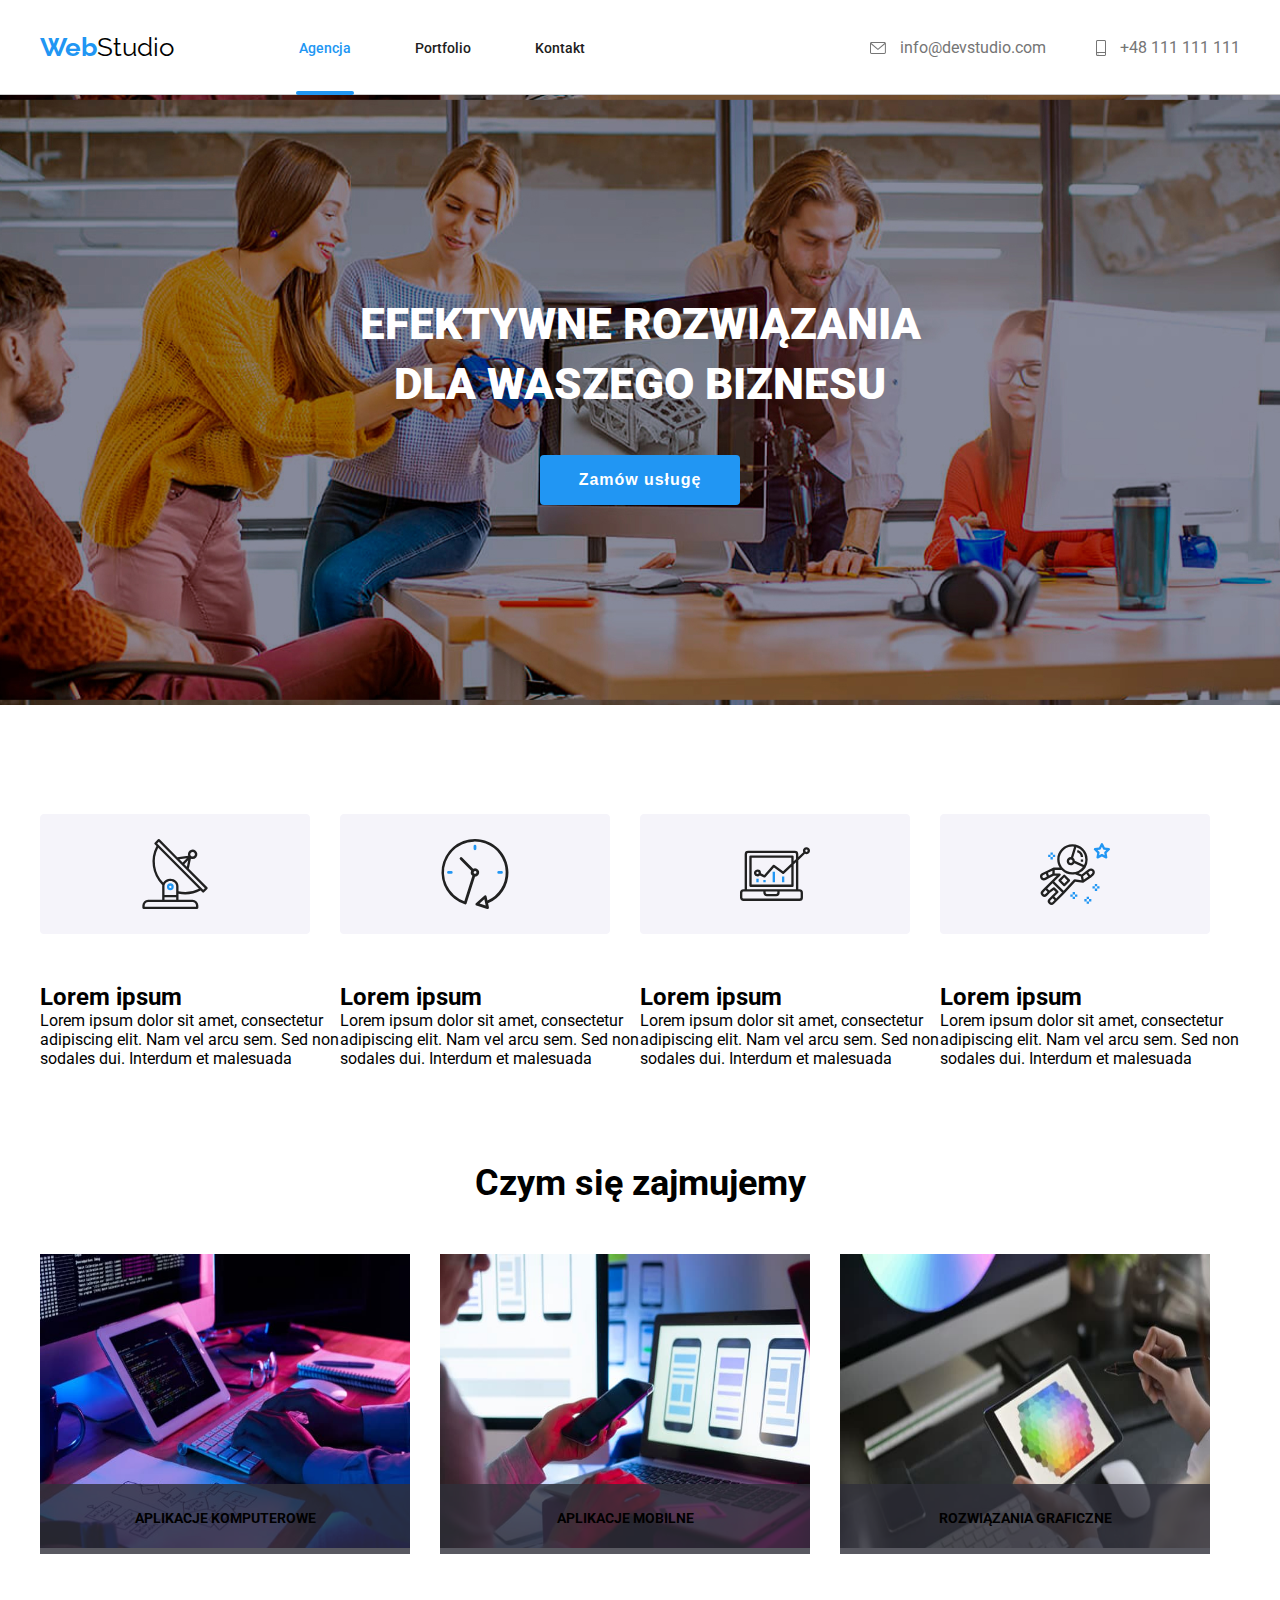
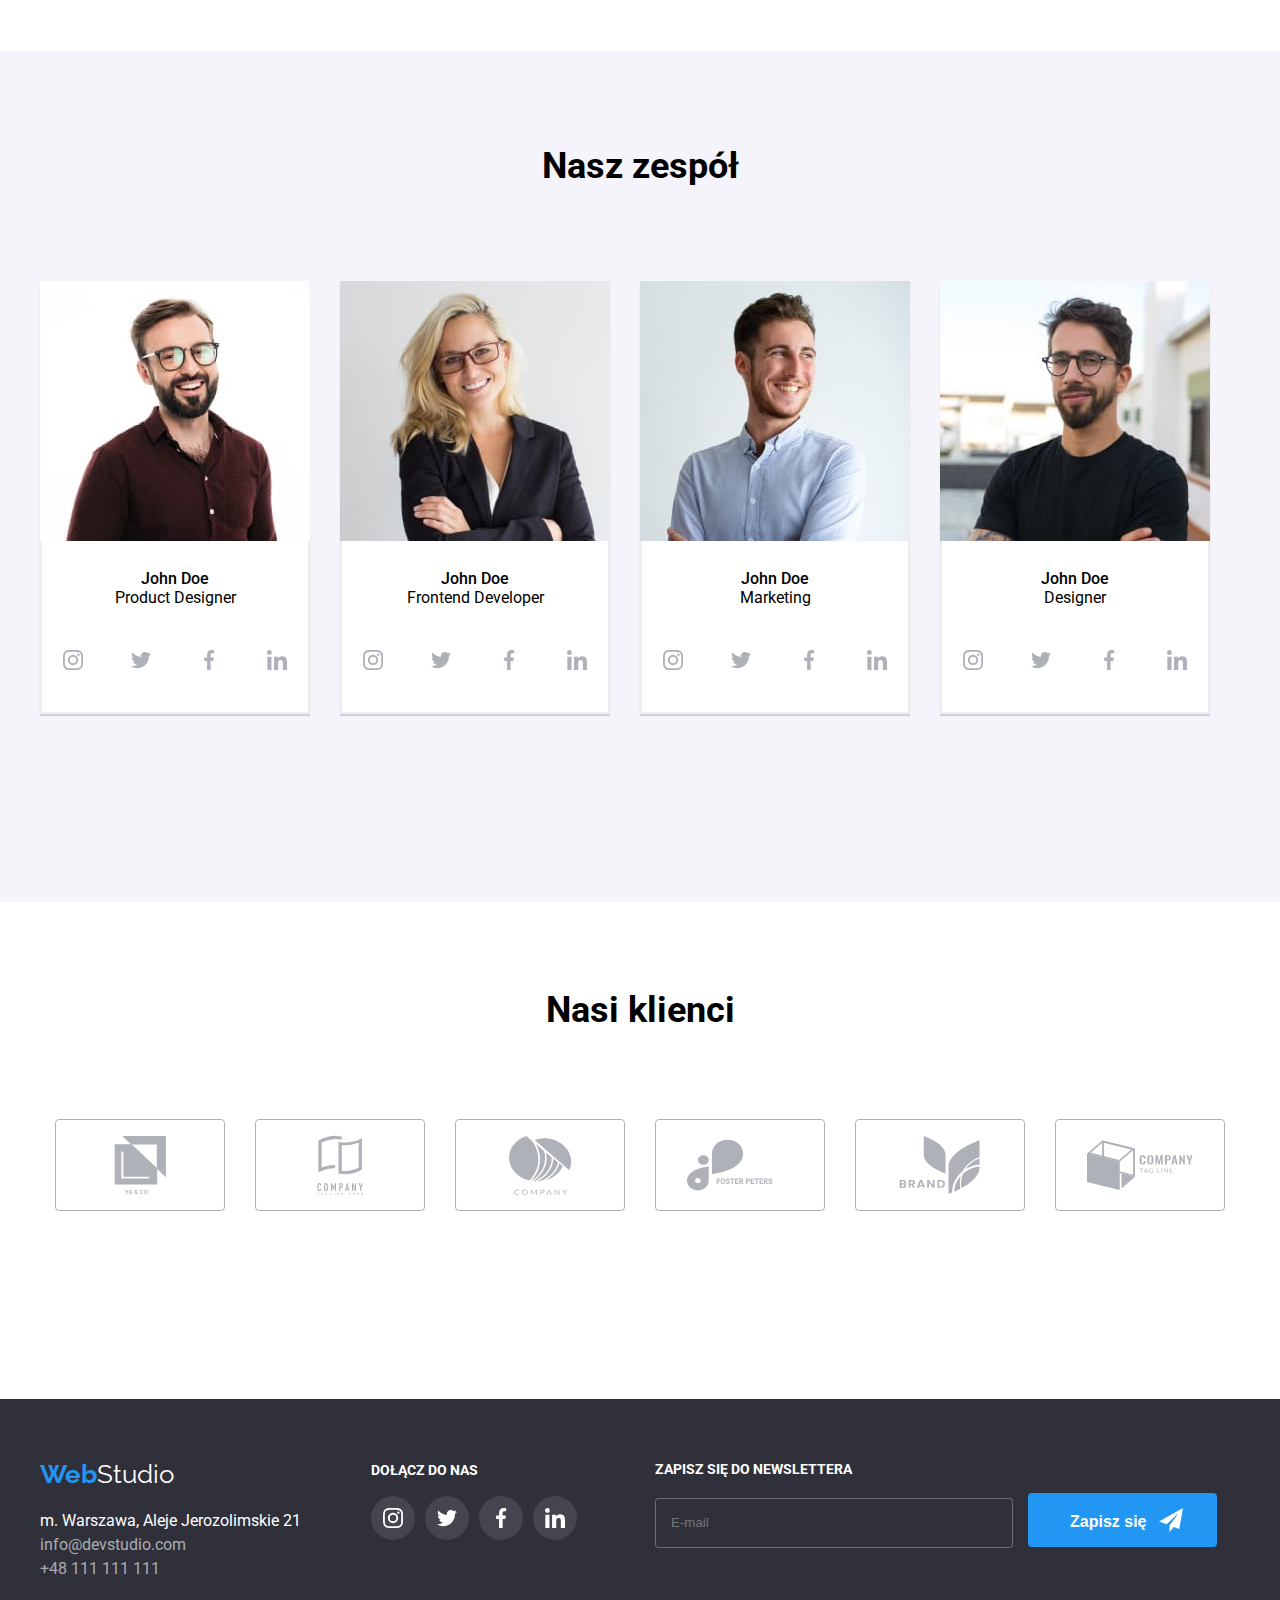
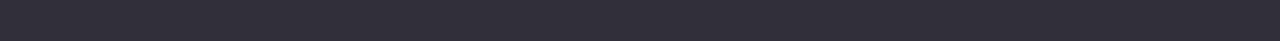
<file: index.html>
<!DOCTYPE html>
<html lang="pl">
  <head>
    <meta charset="UTF-8" />
    <meta http-equiv="X-UA-Compatible" content="IE=edge" />
    <meta name="viewport" content="width=device-width, initial-scale=1.0" />
    <link
      rel="stylesheet"
      href="https://github.com/sindresorhus/modern-normalize/blob/0c3cb3a7dcf0fb4242a8736127a1d717b704c360/modern-normalize.css"
    />
    <link rel="preconnect" href="https://fonts.googleapis.com" />
    <link rel="preconnect" href="https://fonts.gstatic.com" crossorigin />
    <link
      href="https://fonts.googleapis.com/css2?family=Raleway:wght@700&family=Roboto:ital,wght@0,400;0,500;0,700;1,900&display=swap"
      rel="stylesheet"
    />
    <link rel="stylesheet" href="css/main.min.css" />
    <title>Studio</title>
  </head>

  <body>
    <header class="header">
      <div class="container header__class">
        <div class="header__nav-flex">
          <div class="header__logo">
            <a class="all-links" href="index.html"
              ><span class="logo__web">Web</span><span class="logo__studio">Studio</span></a
            >
          </div>

          <nav>
            <ul class="header__nav-ul">
              <li>
                <a class="header__links all-links header__active-link" href="index.html">Agencja</a>
              </li>
              <li>
                <a class="header__links all-links" href="portfolio.html">Portfolio</a>
              </li>
              <li>
                <a class="header__links all-links" href="/">Kontakt</a>
              </li>
            </ul>
          </nav>
        </div>

        <div class="header__nav-flex header__nav-flex--gap">
          <div class="mail-hover header__nav-ul all-links">
            <a class="header__mail-phone" href="mailto:info@devstudio.com"
              ><svg class="header__contact-icon" width="16" height="12">
                <use href="./images/icons.svg#icon-envelope"></use>
              </svg>
              info@devstudio.com</a
            >
          </div>
          <div class="mail-hover header__nav-ul">
            <a class="header__mail-phone all-links" href="tel:+48111111111"
              ><svg class="header__contact-icon" width="10" height="16">
                <use href="./images/icons.svg#icon-smartphone"></use>
              </svg>
              +48 111 111 111</a
            >
          </div>
        </div>
      </div>
    </header>

    <main>
      <div class="headlamp">
        <h1 class="headlamp__description-h1">Efektywne rozwiązania<br />dla waszego biznesu</h1>
        <button type="button" class="headlamp__button" data-modal-open>Zamów usługę</button>
      </div>
      <section></section>

      <div class="container">
        <section class="lorem">
          <ul class="lorem__ul section">
            <li>
              <svg class="lorem__lorem"><use href="./images/icons.svg#icon-Group-1"></use></svg>
              <h2 class="lorem__description">Lorem ipsum</h2>
              <p class="lorem__description--small">
                Lorem ipsum dolor sit amet, consectetur adipiscing elit. Nam vel arcu sem. Sed non
                sodales dui. Interdum et malesuada
              </p>
            </li>
            <li>
              <svg class="lorem__lorem"><use href="./images/icons.svg#icon-Group-2"></use></svg>
              <h2 class="lorem__description">Lorem ipsum</h2>
              <p class="lorem__description--small">
                Lorem ipsum dolor sit amet, consectetur adipiscing elit. Nam vel arcu sem. Sed non
                sodales dui. Interdum et malesuada
              </p>
            </li>
            <li>
              <svg class="lorem__lorem"><use href="./images/icons.svg#icon-Group-3"></use></svg>
              <h2 class="lorem__description">Lorem ipsum</h2>
              <p class="lorem__description--small">
                Lorem ipsum dolor sit amet, consectetur adipiscing elit. Nam vel arcu sem. Sed non
                sodales dui. Interdum et malesuada
              </p>
            </li>
            <li>
              <svg class="lorem__lorem"><use href="./images/icons.svg#icon-Group-4"></use></svg>
              <h2 class="lorem__description">Lorem ipsum</h2>
              <p class="lorem__description--small">
                Lorem ipsum dolor sit amet, consectetur adipiscing elit. Nam vel arcu sem. Sed non
                sodales dui. Interdum et malesuada
              </p>
            </li>
          </ul>
        </section>

        <section class="skills">
          <h2 class="main-page__description-main">Czym się zajmujemy</h2>
          <ul class="skills__ull">
            <li class="skills__photo">
              <img
                src="images/main-page/tablet.jpg"
                alt="Zdjęcie biurka, na którym widoczny jest ekran, tablet, ręczne notatki, oraz dłonie kogoś piszącego na klawiaturze. Po zawartości ekranów można wnioskować, że ktoś coś koduje."
                width="370"
                height="294"
              />
              <p class="skills__we-do">Aplikacje komputerowe</p>
            </li>
            <li class="skills__photo">
              <img
                src="images/main-page/mockup.jpg"
                alt="Widać jeden monitor, jeden laptop, osobę, która trzyma smartphone w ręce i ekran telefonu porównuje z makietą aplikacji wyświetlonej na ekranie laptopa."
                width="370"
                height="294"
              />
              <p class="skills__we-do">Aplikacje mobilne</p>
            </li>
            <li class="skills__photo">
              <img
                src="images/main-page/pattern.jpg"
                alt="Widać fragment klawiatury i monitora, na pierwszym planie znajduje się dłoń trzymająca tablet. Na tablecie wyświetla się wzornik kolorów."
                width="370"
                height="294"
              />
              <p class="skills__we-do">Rozwiązania graficzne</p>
            </li>
          </ul>
        </section>
      </div>

      <section class="team">
        <h2 class="main-page__description-main">Nasz zespół</h2>
        <ul class="team__ul section container">
          <li>
            <figure class="team__shadow">
              <img
                class="team__img"
                src="images/people/productDesigner.jpg"
                alt="Mężczyzna koło 35 roku życia, brunet w okularach z tygodniowym zarostem."
                width="270"
                height="260"
              />
              <figcaption class="team__figcap">
                <div class="team__description">John Doe</div>
                <div class="team__description--occupation">Product Designer</div>
                <ul class="team__ull">
                  <li class="team__icons">
                    <svg width="20" height="20">
                      <use href="./images/icons.svg#icon-instagram-2"></use>
                    </svg>
                  </li>
                  <li class="team__icons">
                    <svg width="20" height="20">
                      <use href="./images/icons.svg#icon-twitter-1"></use>
                    </svg>
                  </li>
                  <li class="team__icons">
                    <svg width="20" height="20">
                      <use href="./images/icons.svg#icon-facebook-1"></use>
                    </svg>
                  </li>
                  <li class="team__icons">
                    <svg width="20" height="20">
                      <use href="./images/icons.svg#icon-linkedin-1"></use>
                    </svg>
                  </li>
                </ul>
              </figcaption>
            </figure>
          </li>
          <li>
            <figure class="team__shadow">
              <img
                class="team__img"
                src="images/people/frontendDeveloper.jpg"
                alt="Kobieta koło trzydziestki, z długimi błąd włosami, w burgundowych okularach."
                width="270"
                height="260"
              />
              <figcaption class="team__figcap">
                <div class="team__description">John Doe</div>
                <div class="team__description--occupation">Frontend Developer</div>
                <ul class="team__ull">
                  <li class="team__icons">
                    <svg width="20" height="20">
                      <use href="./images/icons.svg#icon-instagram-2"></use>
                    </svg>
                  </li>
                  <li class="team__icons">
                    <svg width="20" height="20">
                      <use href="./images/icons.svg#icon-twitter-1"></use>
                    </svg>
                  </li>
                  <li class="team__icons">
                    <svg width="20" height="20">
                      <use href="./images/icons.svg#icon-facebook-1"></use>
                    </svg>
                  </li>
                  <li class="team__icons">
                    <svg width="20" height="20">
                      <use href="./images/icons.svg#icon-linkedin-1"></use>
                    </svg>
                  </li>
                </ul>
              </figcaption>
            </figure>
          </li>
          <li>
            <figure class="team__shadow">
              <img
                class="team__img"
                src="images/people/marketing.jpg"
                alt="Około 25 letni mężczyzna, krótko ścięty, z kilkodniowym zarostem, w niebiskiej koszuli."
                width="270"
                height="260"
              />
              <figcaption class="team__figcap">
                <div class="team__description">John Doe</div>
                <div class="team__description--occupation">Marketing</div>
                <ul class="team__ull">
                  <li class="team__icons">
                    <svg width="20" height="20">
                      <use href="./images/icons.svg#icon-instagram-2"></use>
                    </svg>
                  </li>
                  <li class="team__icons">
                    <svg width="20" height="20">
                      <use href="./images/icons.svg#icon-twitter-1"></use>
                    </svg>
                  </li>
                  <li class="team__icons">
                    <svg width="20" height="20">
                      <use href="./images/icons.svg#icon-facebook-1"></use>
                    </svg>
                  </li>
                  <li class="team__icons">
                    <svg width="20" height="20">
                      <use href="./images/icons.svg#icon-linkedin-1"></use>
                    </svg>
                  </li>
                </ul>
              </figcaption>
            </figure>
          </li>
          <li>
            <figure class="team__shadow">
              <img
                class="team__img"
                src="images/people/uIDesigner.jpg"
                alt="Mężczyzna w średnim wieku w okrągłych okularach, z tygodniowym zarostem, brunet. Ubrany w czarną koszulkę. Widoczny tatuaż na lewym ramieniu."
                width="270"
                height="260"
              />
              <figcaption class="team__figcap">
                <div class="team__description">John Doe</div>
                <div class="team__description--occupation">Designer</div>
                <ul class="team__ull">
                  <li class="team__icons">
                    <svg width="20" height="20">
                      <use href="./images/icons.svg#icon-instagram-2"></use>
                    </svg>
                  </li>
                  <li class="team__icons">
                    <svg width="20" height="20">
                      <use href="./images/icons.svg#icon-twitter-1"></use>
                    </svg>
                  </li>
                  <li class="team__icons">
                    <svg width="20" height="20">
                      <use href="./images/icons.svg#icon-facebook-1"></use>
                    </svg>
                  </li>
                  <li class="team__icons">
                    <svg width="20" height="20">
                      <use href="./images/icons.svg#icon-linkedin-1"></use>
                    </svg>
                  </li>
                </ul>
              </figcaption>
            </figure>
          </li>
        </ul>
      </section>

      
      <section class="container clients">
        <h2 class="main-page__section-clients">Nasi klienci</h2>
        <ul class="section clients__ul">
          <li class="clients__icons">
            <svg width="106" height="60"><use href="./images/icons.svg#icon-client1"></use></svg>
          </li>
          <li class="clients__icons">
            <svg width="106" height="60"><use href="./images/icons.svg#icon-client2"></use></svg>
          </li>
          <li class="clients__icons">
            <svg width="106" height="60"><use href="./images/icons.svg#icon-client3"></use></svg>
          </li>
          <li class="clients__icons">
            <svg width="106" height="60"><use href="./images/icons.svg#icon-client4"></use></svg>
          </li>
          <li class="clients__icons">
            <svg width="106" height="60"><use href="./images/icons.svg#icon-client5"></use></svg>
          </li>
          <li class="clients__icons">
            <svg width="106" height="60"><use href="./images/icons.svg#icon-client6"></use></svg>
          </li>
        </ul>
      </section>
    </main>

    <footer class="footer">
      <div class="container footer__flex">
        <div class="footer__first-half">
          <a class="all-links" href="index.html"
            ><span class="logo__web footer__font-logo">Web</span
            ><span class="logo__studio logo__studio--white footer__font-logo">Studio</span></a
          >
          <address class="footer__address">m. Warszawa, Aleje Jerozolimskie 21</address>
          <div class="mail-hover all-links">
            <a class="footer__address footer__address--grey" href="mailto:info@devstudio.com">
              info@devstudio.com
            </a>
          </div>
          <div class="mail-hover all-links">
            <a class="footer__address footer__address--grey" href="tel:+48111111111"
              >+48 111 111 111</a
            >
          </div>
        </div>

        <div class="footer__second-half">
          <h2 class="footer__h2">Dołącz do nas</h2>
          <ul class="footer__social-div-footer">
            <li class="footer__sm-icons">
              <svg width="20" height="20">
                <use href="./images/icons.svg#icon-instagram-2"></use>
              </svg>
            </li>
            <li class="footer__sm-icons">
              <svg width="20" height="20"><use href="./images/icons.svg#icon-twitter-1"></use></svg>
            </li>
            <li class="footer__sm-icons">
              <svg width="20" height="20">
                <use href="./images/icons.svg#icon-facebook-1"></use>
              </svg>
            </li>
            <li class="footer__sm-icons">
              <svg width="20" height="20">
                <use href="./images/icons.svg#icon-linkedin-1"></use>
              </svg>
            </li>
          </ul>
        </div>

        <div class="footer__newsletter">
          <form>
            <label class="footer__label-newsletter">
              Zapisz się do newslettera <br />
              <input
                class="footer__input"
                type="text"
                name="mailto"
                placeholder="E-mail"
                required
              />
            </label>
            <button class="footer__button" type="submit">
              Zapisz się
              <svg class="footer__svg-send" width="24" height="24">
                <use href="./images/form-icons.svg#icon-icon-send"></use>
              </svg>
            </button>
          </form>
        </div>
      </div>
    </footer>

    <div class="backdrop is-hidden" data-modal>
      <div class="modal">
        <h3 class="modal__h3-form">Zostaw swoje dane w formularzu poniżej</h3>
        <form>
          <div class="modal__label-identyfications">
            <div class="modal__relative-icons-form">
              <label class="modal__modal-form modal__focus-fill-ic">
                <svg class="modal__icons-form" width="20" height="20">
                  <use href="./images/form-icons.svg#icon-person-black-18dp-1"></use>
                </svg>
                Imie
                <input class="modal__my-input" type="text" name="name" required />
              </label>
            </div>

            <div class="modal__relative-icons-form">
              <label class="modal__modal-form modal__focus-fill-ic">
                <svg class="modal__icons-form" width="20" height="20">
                  <use href="./images/form-icons.svg#icon-phone-black-18dp-1"></use>
                </svg>

                telefon
                <input
                  class="modal__my-input"
                  type="tel"
                  name="tel"
                  required
                  pattern="[0-9]{3}[0-9]{3}[0-9]{3}"
                />
              </label>
            </div>

            <div class="modal__relative-icons-form">
              <label class="modal__modal-form modal__focus-fill-ic">
                <svg class="modal__icons-form" width="20" height="20">
                  <use href="./images/form-icons.svg#icon-email-black-18dp-1"></use>
                </svg>

                Email
                <input class="modal__my-input" type="email" name="email" required />
              </label>
            </div>

            <div>
              <label class="modal__modal-form modal__focus-fill-ic">
                Komendarz
                <textarea
                  class="modal__my-input"
                  name="Komendarz"
                  rows="5"
                  placeholder="Wprowadź tekst"
                ></textarea>
              </label>
            </div>

            <div class="modal__checkbox">
              <label class="modal__checkbox">
                <input type="checkbox" name="hobby" value=" " required />
                <svg class="modal__check-input-svg" width="15" height="15">
                  <use href="./images/form-icons.svg#icon-checked"></use>
                </svg>
                Oświadczam iż akceptuję <a class="modal__links-checbox" href="#">Regulamin</a> i
                <a class="modal__links-checbox" href="#">Politykę Prywatności</a>
                .
              </label>

              <button class="modal__form-btn-submit" type="submit">Wyślij</button>
            </div>
          </div>
        </form>

        <button class="modal__modal-close" data-modal-close>&#10008;</button>
      </div>
    </div>
    <script src="./js/modal.js"></script>
  </body>
</html>
</file>
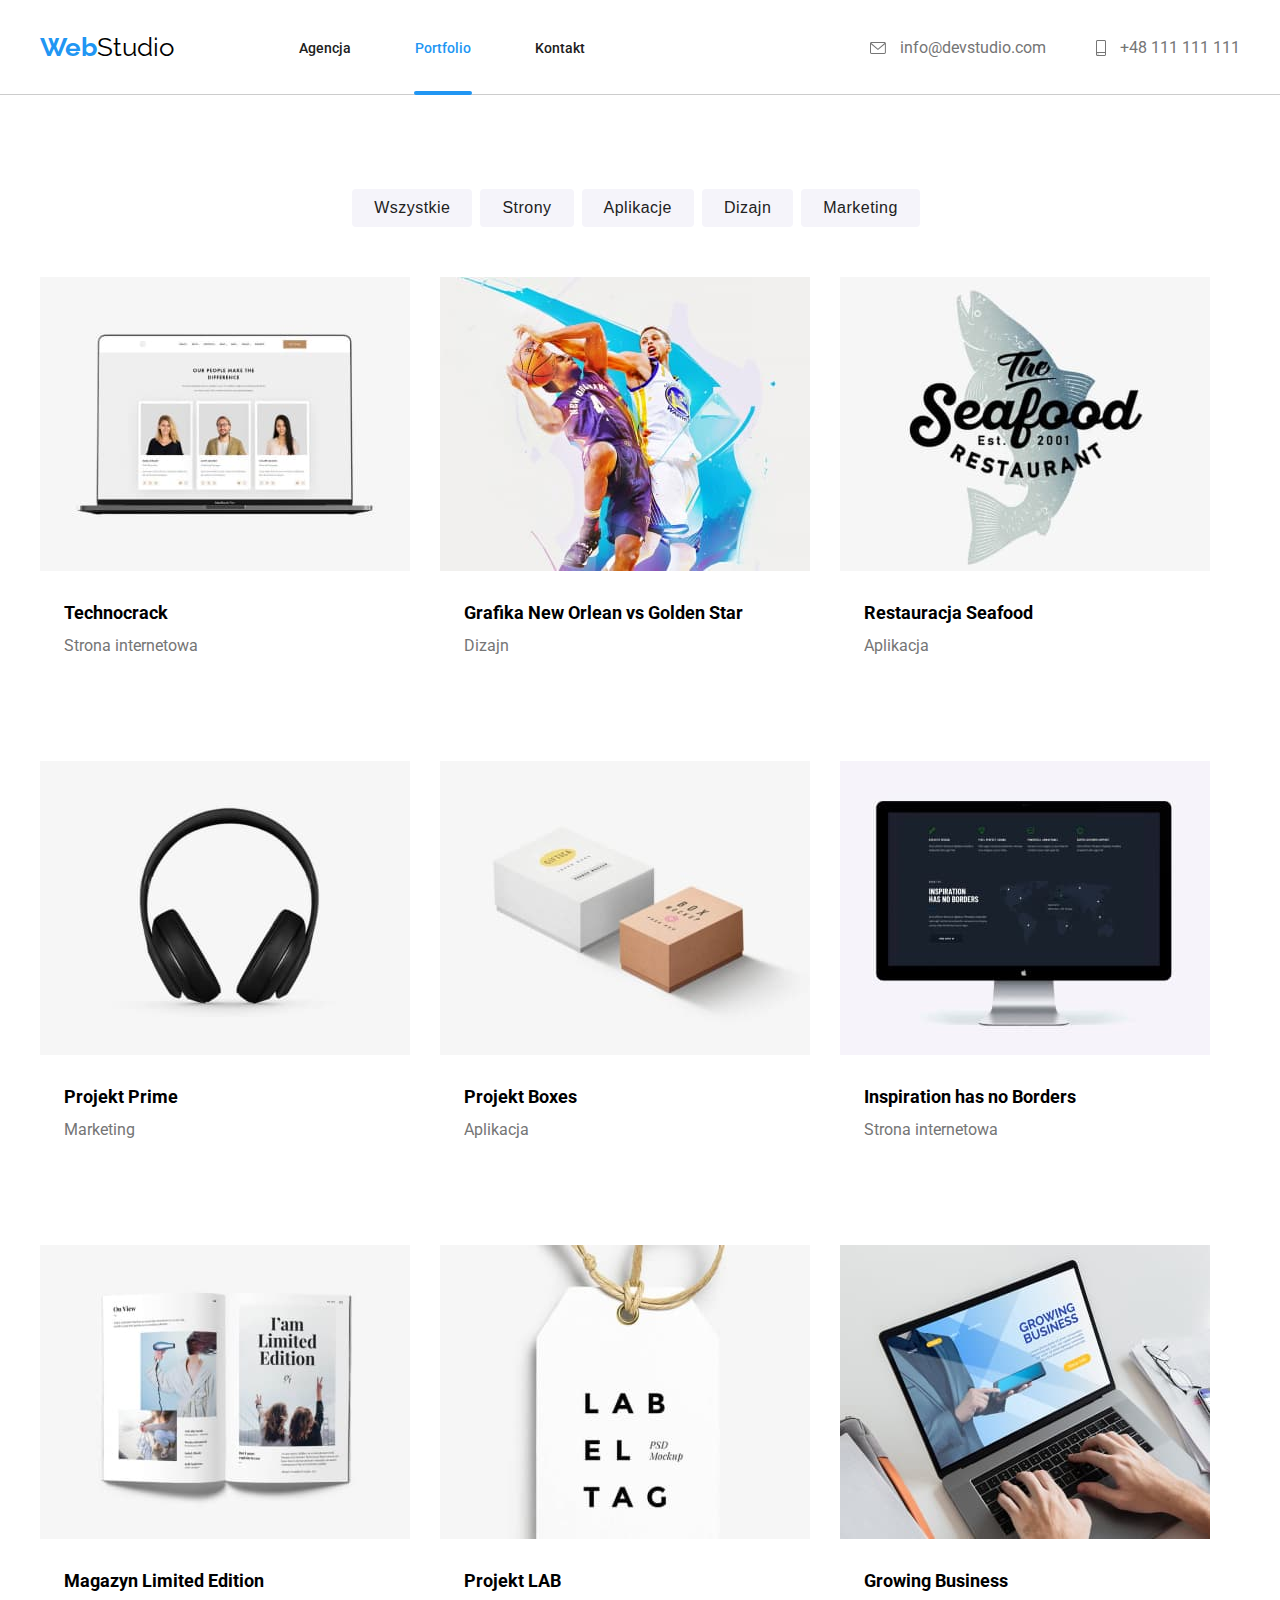
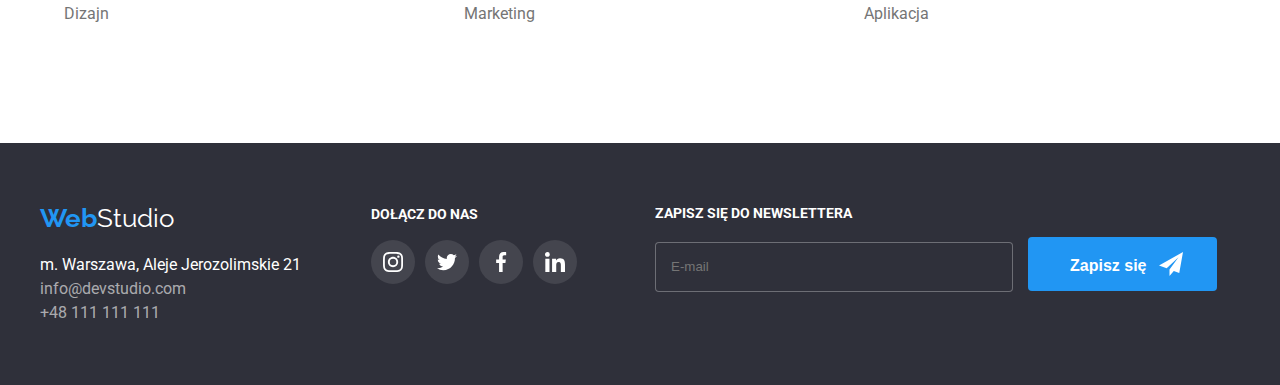
<file: portfolio.html>
<!DOCTYPE html>
<html lang="pl">
  <head>
    <meta charset="UTF-8" />
    <meta http-equiv="X-UA-Compatible" content="IE=edge" />
    <meta name="viewport" content="width=device-width, initial-scale=1.0" />
    <link
      rel="stylesheet"
      href="https://github.com/sindresorhus/modern-normalize/blob/0c3cb3a7dcf0fb4242a8736127a1d717b704c360/modern-normalize.css"
    />
    <link rel="preconnect" href="https://fonts.googleapis.com" />
    <link rel="preconnect" href="https://fonts.gstatic.com" crossorigin />
    <link
      href="https://fonts.googleapis.com/css2?family=Raleway:wght@700&family=Roboto:ital,wght@0,400;0,500;0,700;1,900&display=swap"
      rel="stylesheet"
    />
    <link rel="stylesheet" href="css/main.min.css" />
    <title>Portfolio</title>
  </head>

  <body>
    <header class="header">
      <div class="container header__class">
        <div class="header__nav-flex">
          <div class="header__logo">
            <a class="all-links" href="index.html"
              ><span class="logo__web">Web</span><span class="logo__studio">Studio</span></a
            >
          </div>
          <nav>
            <ul class="header__nav-ul">
              <li>
                <a class="header__links all-links" href="index.html">Agencja</a>
              </li>
              <li>
                <a class="header__links all-links header__active-link" href="portfolio.html"
                  >Portfolio</a
                >
              </li>
              <li>
                <a class="header__links all-links" href="/">Kontakt</a>
              </li>
            </ul>
          </nav>
        </div>

        <div class="header__nav-flex header__nav-flex--gap">
          <div class="mail-hover header__nav-ul all-links">
            <a class="header__mail-phone" href="mailto:info@devstudio.com"
              ><svg class="header__contact-icon" width="16" height="12">
                <use href="./images/icons.svg#icon-envelope"></use>
              </svg>
              info@devstudio.com</a
            >
          </div>
          <div class="mail-hover header__nav-ul">
            <a class="header__mail-phone all-links" href="tel:+48111111111"
              ><svg class="header__contact-icon" width="10" height="16">
                <use href="./images/icons.svg#icon-smartphone"></use>
              </svg>
              +48 111 111 111</a
            >
          </div>
        </div>
      </div>
    </header>

    <main class="portf">
      <div class="container">
        <ul class="portf__flex-buttons">
          <li class="portf__buttons-hov">
            <button class="portf__button" type="button">Wszystkie</button>
          </li>
          <li class="portf__buttons-hov">
            <button class="portf__button" type="button">Strony</button>
          </li>
          <li class="portf__buttons-hov">
            <button class="portf__button" type="button">Aplikacje</button>
          </li>
          <li class="portf__buttons-hov">
            <button class="portf__button" type="button">Dizajn</button>
          </li>
          <li class="portf__buttons-hov">
            <button class="portf__button" type="button">Marketing</button>
          </li>
        </ul>

        <ul class="portf__flex-images">
          <li class="portf__shadow portf__schedule-li">
            <figure class="portf__figure-border">
              <div class="portf__box-figure">
                <img
                  src="images/portfolio/threePeople.jpg"
                  alt="Wyświetlona jest ikona laptopa, w której prezentuje się stworzona strona internetowa. Na niej znajduje się trójka ludzi. Dwie kobiety po bokach i mężczyzna w środku."
                  width="370"
                  height="294"
                />

                <div class="portf__overlay-figure">
                  <p>
                    Technocrack jest popularną platformą wykorzystywaną do rozpowszechniania
                    koronawirusa. Firmy wykorzystują tę platformę do celów szpiegowskich i ataków na
                    niezabezpieczone serwery konkurencji.
                  </p>
                </div>
              </div>

              <figcaption class="portf__figcaption portf__zindex-3">
                <h3 class="portf__description">Technocrack</h3>
                <p class="portf__description--thin">Strona internetowa</p>
              </figcaption>
            </figure>
          </li>

          <li class="portf__shadow portf__schedule-li">
            <figure class="portf__figure-border">
              <div class="portf__box-figure">
                <img
                  src="images/portfolio/nba.jpg"
                  alt="Rysunkowa grafika dwój graczy koszykówki. Jeden jest ubrany w filetowy ubiór sportowy i stara się trafić piłką do kosza, drugi, który broni, ubrany jest na biało i próbuje wybić piłkę. "
                  width="370"
                  height="294"
                />
                <div class="portf__overlay-figure">
                  <p>
                    Lorem ipsum dolor sit amet consectetur adipisicing elit. Nihil tempore quasi
                    nemo quod amet, nobis explicabo doloribus pariatur, quas recusandae, itaque
                    cumque cupiditate illo corporis? Quae commodi cum quasi tempore.
                  </p>
                </div>
              </div>
              <figcaption class="portf__figcaption portf__zindex-3">
                <h3 class="portf__description">Grafika New Orlean vs Golden Star</h3>
                <p class="portf__description--thin">Dizajn</p>
              </figcaption>
            </figure>
          </li>

          <li class="portf__shadow portf__schedule-li">
            <figure class="portf__figure-border">
              <div class="portf__box-figure">
                <img
                  src="images/portfolio/seafood.jpg"
                  alt="Logo przedstawia wyskakującą rysunkową rybę stylizowaną na pstrąga, która zawiera w sobie napis „The Seafood Est. 2001 restaurant”."
                  width="370"
                  height="294"
                />
                <div class="portf__overlay-figure">
                  <p>
                    Lorem ipsum dolor sit amet consectetur adipisicing elit. Nihil tempore quasi
                    nemo quod amet, nobis explicabo doloribus pariatur, quas recusandae, itaque
                    cumque cupiditate illo corporis? Quae commodi cum quasi tempore.
                  </p>
                </div>
              </div>
              <figcaption class="portf__figcaption portf__zindex-3">
                <h3 class="portf__description">Restauracja Seafood</h3>
                <p class="portf__description--thin">Aplikacja</p>
              </figcaption>
            </figure>
          </li>

          <li class="portf__shadow portf__schedule-li">
            <figure class="portf__figure-border">
              <div class="portf__box-figure">
                <img
                  src="images/portfolio/headphones.jpg"
                  alt="Czarne słuchawki nauszne na białym tle."
                  width="370"
                  height="294"
                />
                <div class="portf__overlay-figure">
                  <p>
                    Lorem ipsum dolor sit amet consectetur adipisicing elit. Nihil tempore quasi
                    nemo quod amet, nobis explicabo doloribus pariatur, quas recusandae, itaque
                    cumque cupiditate illo corporis? Quae commodi cum quasi tempore.
                  </p>
                </div>
              </div>
              <figcaption class="portf__figcaption portf__zindex-3">
                <h3 class="portf__description">Projekt Prime</h3>
                <p class="portf__description--thin">Marketing</p>
              </figcaption>
            </figure>
          </li>

          <li class="portf__shadow portf__schedule-li">
            <figure class="portf__figure-border">
              <div class="portf__box-figure">
                <img
                  src="images/portfolio/boxes.jpg"
                  alt="Dwa pudełka: jedno białe, drugie brązowe."
                  width="370"
                  height="294"
                />
                <div class="portf__overlay-figure">
                  <p>
                    Lorem ipsum dolor sit amet consectetur adipisicing elit. Nihil tempore quasi
                    nemo quod amet, nobis explicabo doloribus pariatur, quas recusandae, itaque
                    cumque cupiditate illo corporis? Quae commodi cum quasi tempore.
                  </p>
                </div>
              </div>
              <figcaption class="portf__figcaption portf__zindex-3">
                <h3 class="portf__description">Projekt Boxes</h3>
                <p class="portf__description--thin">Aplikacja</p>
              </figcaption>
            </figure>
          </li>

          <li class="portf__shadow portf__schedule-li">
            <figure class="portf__figure-border">
              <div class="portf__box-figure">
                <img
                  src="images/portfolio/monitor.jpg"
                  alt="Monitor marki Apple wyświetlający ciemną stronę internetowa, która przedstawia mapę świata z zaznaczonymi punktami."
                  width="370"
                  height="294"
                />
                <div class="portf__overlay-figure">
                  <p>
                    Lorem ipsum dolor sit amet consectetur adipisicing elit. Nihil tempore quasi
                    nemo quod amet, nobis explicabo doloribus pariatur, quas recusandae, itaque
                    cumque cupiditate illo corporis? Quae commodi cum quasi tempore.
                  </p>
                </div>
              </div>
              <figcaption class="portf__figcaption portf__zindex-3">
                <h3 class="portf__description">Inspiration has no Borders</h3>
                <p class="portf__description--thin">Strona internetowa</p>
              </figcaption>
            </figure>
          </li>

          <li class="portf__shadow portf__schedule-li">
            <figure class="portf__figure-border">
              <div class="portf__box-figure">
                <img
                  src="images/portfolio/magazine.jpg"
                  alt="Otwarty magazyn, w którym znajduje się reklama suszarki do włosów, oraz zdjęcie dwóch młodych dziewczyn ilustrujące reportaż o młodym pokoleniu uważające się za unikatowe. "
                  width="370"
                  height="294"
                />
                <div class="portf__overlay-figure">
                  <p>
                    Lorem ipsum dolor sit amet consectetur adipisicing elit. Nihil tempore quasi
                    nemo quod amet, nobis explicabo doloribus pariatur, quas recusandae, itaque
                    cumque cupiditate illo corporis? Quae commodi cum quasi tempore.
                  </p>
                </div>
              </div>
              <figcaption class="portf__figcaption portf__zindex-3">
                <h3 class="portf__description">Magazyn Limited Edition</h3>
                <p class="portf__description--thin">Dizajn</p>
              </figcaption>
            </figure>
          </li>

          <li class="portf__shadow portf__schedule-li">
            <figure class="portf__figure-border">
              <div class="portf__box-figure">
                <img
                  src="images/portfolio/tag.jpg"
                  alt="Biała zawieszka na złotym sznurku z napisem LAB EL TAG."
                  width="370"
                  height="294"
                />
                <div class="portf__overlay-figure">
                  <p>
                    Lorem ipsum dolor sit amet consectetur adipisicing elit. Nihil tempore quasi
                    nemo quod amet, nobis explicabo doloribus pariatur, quas recusandae, itaque
                    cumque cupiditate illo corporis? Quae commodi cum quasi tempore.
                  </p>
                </div>
              </div>
              <figcaption class="portf__figcaption portf__zindex-3">
                <h3 class="portf__description">Projekt LAB</h3>
                <p class="portf__description--thin">Marketing</p>
              </figcaption>
            </figure>
          </li>

          <li class="portf__shadow portf__schedule-li">
            <figure class="portf__figure-border">
              <div class="portf__box-figure">
                <img
                  src="images/portfolio/laptop.jpg"
                  alt="Szary otwarty laptop, na którym piszą coś dwie dłonie. Na ekranie wyświetla się reklama aplikacja Growing Business."
                  width="370"
                  height="294"
                />
                <div class="portf__overlay-figure">
                  <p>
                    Lorem ipsum dolor sit amet consectetur adipisicing elit. Nihil tempore quasi
                    nemo quod amet, nobis explicabo doloribus pariatur, quas recusandae, itaque
                    cumque cupiditate illo corporis? Quae commodi cum quasi tempore.
                  </p>
                </div>
              </div>
              <figcaption class="portf__figcaption portf__zindex-3">
                <h3 class="portf__description">Growing Business</h3>
                <p class="portf__description--thin">Aplikacja</p>
              </figcaption>
            </figure>
          </li>
        </ul>
      </div>
    </main>

    <footer class="footer">
      <div class="container footer__flex">
        <div class="footer__first-half">
          <a class="all-links" href="index.html"
            ><span class="logo__web footer__font-logo">Web</span
            ><span class="logo__studio logo__studio--white footer__font-logo">Studio</span></a
          >
          <address class="footer__address">m. Warszawa, Aleje Jerozolimskie 21</address>
          <div class="mail-hover all-links">
            <a class="footer__address footer__address--grey" href="mailto:info@devstudio.com">
              info@devstudio.com
            </a>
          </div>
          <div class="mail-hover all-links">
            <a class="footer__address footer__address--grey" href="tel:+48111111111"
              >+48 111 111 111</a
            >
          </div>
        </div>

        <div class="footer__second-half">
          <h2 class="footer__h2">Dołącz do nas</h2>
          <ul class="footer__social-div-footer">
            <li class="footer__sm-icons">
              <svg width="20" height="20">
                <use href="./images/icons.svg#icon-instagram-2"></use>
              </svg>
            </li>
            <li class="footer__sm-icons">
              <svg width="20" height="20"><use href="./images/icons.svg#icon-twitter-1"></use></svg>
            </li>
            <li class="footer__sm-icons">
              <svg width="20" height="20">
                <use href="./images/icons.svg#icon-facebook-1"></use>
              </svg>
            </li>
            <li class="footer__sm-icons">
              <svg width="20" height="20">
                <use href="./images/icons.svg#icon-linkedin-1"></use>
              </svg>
            </li>
          </ul>
        </div>

        <div class="footer__newsletter">
          <form>
            <label class="footer__label-newsletter">
              Zapisz się do newslettera <br />
              <input
                class="footer__input"
                type="text"
                name="mailto"
                placeholder="E-mail"
                required
              />
            </label>
            <button class="footer__button" type="submit">
              Zapisz się
              <svg class="footer__svg-send" width="24" height="24">
                <use href="./images/form-icons.svg#icon-icon-send"></use>
              </svg>
            </button>
          </form>
        </div>
      </div>
    </footer>

    <script src="./js/modal.js"></script>
  </body>
</html>
</file>
<file: css/main.min.css>
*{-webkit-box-sizing:border-box;box-sizing:border-box;margin:0;padding:0}body{font-family:"Roboto",sans-serif}a{text-decoration:none}.container,.portf,.clients{max-width:1200px;margin:0 auto}.section,.clients,.team{padding:94px 0px}.mail-hover :hover,.footer :hover{text-decoration:underline}.all-links :focus,.footer :focus,.header :focus{color:#355d4d;cursor:pointer;-webkit-transition-duration:250ms;transition-duration:250ms;-webkit-transition-timing-function:cubic-bezier(0.4, 0, 0.2, 1);transition-timing-function:cubic-bezier(0.4, 0, 0.2, 1)}.main-page__description-main,.team,.skills{font-weight:700;font-size:36px;line-height:1.17;letter-spacing:0,3em;text-align:center}.main-page__section-clients,.clients{margin-top:94px;font-weight:700;font-size:36px;line-height:.8;letter-spacing:0,3em;text-align:center}.logo__web{color:#2196f3;font-weight:700;font-size:26px;line-height:1.17;letter-spacing:0,3em}.logo__studio{color:#000;font-weight:400;font-size:26px;line-height:1.17;margin-right:93px}.logo__studio--white{color:#fff}.header{background-color:#fff;border-bottom:1px solid #ccc;padding:32px}.header__logo{font-family:"Raleway",sans-serif}.header__nav-ul{display:-webkit-box;display:-ms-flexbox;display:flex;list-style-type:none}.header__links{color:#212121;font-weight:500;font-size:14px;line-height:1.17;letter-spacing:0,2em;padding:32px}.header__links:hover{color:#2196f3;-webkit-transition-duration:250ms;transition-duration:250ms;-webkit-transition-timing-function:cubic-bezier(0.4, 0, 0.2, 1);transition-timing-function:cubic-bezier(0.4, 0, 0.2, 1)}.header__active-link{position:relative;color:#2196f3}.header__active-link::after{content:"";position:absolute;bottom:0;left:50%;-webkit-transform:translateX(-50%);transform:translateX(-50%);width:58px;height:4px;background-color:#2196f3;border-radius:2px;margin-bottom:-7.5px}.header__mail-phone{color:#757575}.header__contact-icon{vertical-align:middle;margin-right:10px;fill:currentColor}.header__class{display:-webkit-box;display:-ms-flexbox;display:flex;-webkit-box-pack:justify;-ms-flex-pack:justify;justify-content:space-between}.header__nav-flex{display:-webkit-box;display:-ms-flexbox;display:flex;-webkit-box-align:center;-ms-flex-align:center;align-items:center;-webkit-box-pack:start;-ms-flex-pack:start;justify-content:flex-start}.header__nav-flex--gap{gap:50px}.headlamp{max-width:1600px;background-image:url("../images/banners/main-banner.jpg"),-webkit-gradient(linear, left top, right top, from(rgba(47, 48, 58, 0.4)), color-stop(0%, rgba(47, 48, 58, 0.4)));background-image:url("../images/banners/main-banner.jpg"),linear-gradient(90deg, rgba(47, 48, 58, 0.4) 0%, rgba(47, 48, 58, 0.4) 0%);background-size:1600px;background-position:center;background-color:#2f303a;color:#fff;text-align:center;margin:0 auto}.headlamp__description-h1{font-weight:900;font-size:44px;line-height:1.36;letter-spacing:0,6em;text-align:center;padding-top:200px;text-transform:uppercase}.headlamp__button{background-color:#2196f3;color:#fff;font-weight:700;font-size:16px;line-height:1.8;letter-spacing:.06em;text-align:center;width:200px;height:50px;border-radius:4px;margin-top:40px;margin-bottom:200px;border:0}.headlamp__button:hover,.headlamp__button:focus{background-color:#fff;color:#2196f3;cursor:pointer;-webkit-transition-duration:250ms;transition-duration:250ms;-webkit-transition-timing-function:cubic-bezier(0.4, 0, 0.2, 1);transition-timing-function:cubic-bezier(0.4, 0, 0.2, 1)}.lorem__ul{list-style-type:none;display:-webkit-box;display:-ms-flexbox;display:flex}.lorem__lorem{max-width:270px;margin-bottom:30px}.lorem_description{font-weight:700;font-size:14px;line-height:1.17;letter-spacing:0,3em;color:#212121;margin-bottom:10px;text-transform:uppercase}.lorem_description--small{font-weight:400;font-size:14px;line-height:1.7;letter-spacing:0,3em;color:#757575}.skills__ull{list-style-type:none;display:-webkit-box;display:-ms-flexbox;display:flex;gap:30px;margin-bottom:94px}.skills__photo{position:relative;margin-top:50px}.skills__we-do{position:absolute;bottom:0;width:370px;height:70px;background-color:rgba(47,48,58,.8);font-weight:700;font-size:14px;line-height:1.1;letter-spacing:0,3em;text-align:center;padding:27px 90px;color:var(--color-white);z-index:1;margin-bottom:3px;text-transform:uppercase}.team{background-color:#f5f4fa}.team__ul{list-style-type:none;display:-webkit-box;display:-ms-flexbox;display:flex;gap:30px}.team__shadow{-webkit-box-shadow:0px 2px 1px 0px rgba(0,0,0,.14);box-shadow:0px 2px 1px 0px rgba(0,0,0,.14)}.team__img{display:block}.team__description{font-weight:500;font-size:16px;line-height:1.17;letter-spacing:0,3em;text-align:center;padding-top:30px;margin-top:-1px}.team__description--occupation{font-weight:400;font-size:16px;line-height:1.17;letter-spacing:0,3em;text-align:center;font-style:normal;padding-bottom:30px}.team__figcap{background-color:#fff;border-right:2px solid #eee;border-left:2px solid #eee;border-bottom:2px solid #eee}.team__ull{display:-webkit-box;display:-ms-flexbox;display:flex;-ms-flex-pack:distribute;justify-content:space-around;-webkit-box-align:center;-ms-flex-align:center;align-items:center;gap:5px}.team__icons{display:-webkit-box;display:-ms-flexbox;display:flex;-webkit-box-pack:center;-ms-flex-pack:center;justify-content:center;-webkit-box-align:center;-ms-flex-align:center;align-items:center;border-radius:50%;width:44px;height:44px;cursor:pointer;fill:#afb1b8;margin-bottom:30px}.team__icons:hover{fill:#fff;background-color:#2196f3;border-radius:50%;cursor:pointer}.clients{padding-top:0}.clients__ul{fill:#afb1b8;display:-webkit-box;display:-ms-flexbox;display:flex;-ms-flex-pack:distribute;justify-content:space-around;list-style-type:none}.clients__icons{width:170px;height:92px;border:1px solid #afb1b8;border-radius:4px;display:-webkit-box;display:-ms-flexbox;display:flex;-webkit-box-pack:center;-ms-flex-pack:center;justify-content:center;-webkit-box-align:center;-ms-flex-align:center;align-items:center}.clients__icons:hover,.clients__icons:focus,.clients__icons:active{fill:#2196f3;border-color:#2196f3;-webkit-transition-duration:250ms;transition-duration:250ms;-webkit-transition-timing-function:cubic-bezier(0.4, 0, 0.2, 1);transition-timing-function:cubic-bezier(0.4, 0, 0.2, 1)}.footer{background-color:#2f303a}.footer__flex{display:-webkit-box;display:-ms-flexbox;display:flex;padding-top:60px}.footer__second-half{margin-left:70px}.footer__sm-icons{display:-webkit-box;display:-ms-flexbox;display:flex;-webkit-box-pack:center;-ms-flex-pack:center;justify-content:center;-webkit-box-align:center;-ms-flex-align:center;align-items:center;border-radius:50%;background-color:rgba(255,255,255,.1019607843);cursor:pointer;width:44px;height:44px;fill:#fff}.footer__sm-icons:hover,.footer__sm-icons:focus{background-color:#2196f3;-webkit-transition-duration:250ms;transition-duration:250ms;-webkit-transition-timing-function:cubic-bezier(0.4, 0, 0.2, 1);transition-timing-function:cubic-bezier(0.4, 0, 0.2, 1)}.footer__address{color:#fff;font-style:normal;font-size:1.17;line-height:24px;letter-spacing:0,3em}.footer__address--grey{color:rgba(255,255,255,.6)}.footer__h2{padding-top:6px;color:#fff;font-weight:700;font-size:14px;line-height:.8;letter-spacing:0,3em;text-transform:uppercase}.footer__social-div-footer{display:-webkit-box;display:-ms-flexbox;display:flex;gap:10px;fill:#fff;margin-top:20px}.footer__newsletter{margin-left:78px;display:-webkit-box;display:-ms-flexbox;display:flex;-webkit-box-align:center;-ms-flex-align:center;align-items:center;-webkit-box-pack:center;-ms-flex-pack:center;justify-content:center}.footer__label-newsletter{font-weight:700;font-size:14px;color:#fff;text-transform:uppercase}.footer__input{background-color:#2f303a;width:358px;height:50px;border-radius:4px;border:1px solid rgba(255,255,255,.3);color:rgba(255,255,255,.6);margin-top:20px;outline:none;padding:16px 15px}.footer__button{font-weight:700;font-size:16px;line-height:1.8;letter-spacing:0,6em;color:#fff;background-color:#2196f3;border-radius:4px;padding:10px 42px;border:0;margin-left:12px;cursor:pointer;margin-bottom:94px}.footer__svg-send{fill:#fff;position:relative;left:8px;top:5px}.footer__font-logo{font-family:"Raleway",sans-serif;display:inline-block;margin-bottom:20px}.portf{background-color:#fff}.portf__flex-buttons{display:-webkit-box;display:-ms-flexbox;display:flex;-webkit-box-pack:center;-ms-flex-pack:center;justify-content:center;margin-top:94px;list-style-type:none}.portf__flex-images{display:-webkit-box;display:-ms-flexbox;display:flex;-ms-flex-wrap:wrap;flex-wrap:wrap;-ms-flex-preferred-size:calc((100% - 20px)/3);flex-basis:calc((100% - 20px)/3);gap:30px;margin-bottom:94px}.portf__button{display:inline-block;background-color:#f5f4fa;color:#212121;font-weight:500;font-size:16px;line-height:1.6;letter-spacing:.03em;text-align:center;border-radius:4px;padding:6px 22px;margin-right:8px;border:0}.portf__button:hover,.portf__button:focus,.portf__button:active{background-color:#2196f3;cursor:pointer;color:#fff;-webkit-box-shadow:0px 8px 1px 0px rgba(0,0,0,.14);box-shadow:0px 8px 1px 0px rgba(0,0,0,.14);-webkit-transition-duration:250ms;transition-duration:250ms;-webkit-transition-timing-function:cubic-bezier(0.4, 0, 0.2, 1);transition-timing-function:cubic-bezier(0.4, 0, 0.2, 1)}.portf__schedule-li{margin-top:50px;position:relative;overflow:hidden;z-index:1}.portf__overlay-figure{display:-webkit-box;display:-ms-flexbox;display:flex;-webkit-box-align:center;-ms-flex-align:center;align-items:center;-webkit-box-pack:center;-ms-flex-pack:center;justify-content:center;position:absolute;top:0;left:0;width:100%;height:100%;background-color:#2196f3;-webkit-transform:translatey(100%);transform:translatey(100%);-webkit-transition:-webkit-transform 250ms cubic-bezier(0.4, 0, 0.2, 1);transition:-webkit-transform 250ms cubic-bezier(0.4, 0, 0.2, 1);transition:transform 250ms cubic-bezier(0.4, 0, 0.2, 1);transition:transform 250ms cubic-bezier(0.4, 0, 0.2, 1), -webkit-transform 250ms cubic-bezier(0.4, 0, 0.2, 1);border:0;z-index:1;font-size:0;padding:20px 49px}.portf__overlay-figure>p{font-weight:400;font-size:18px;line-height:1.5;letter-spacing:0,3em;color:#fff}.portf__box-figure{position:relative}.portf__schedule-li:hover .portf__box-figure .portf__overlay-figure{-webkit-transform:translatey(0);transform:translatey(0);-webkit-transition-duration:250ms;transition-duration:250ms;-webkit-transition-timing-function:cubic-bezier(0.4, 0, 0.2, 1);transition-timing-function:cubic-bezier(0.4, 0, 0.2, 1)}.portf__description{font-weight:700;font-size:18px;line-height:2;letter-spacing:0,6em;color:v #212121;padding-top:20px;padding-left:24px}.portf__description--thin{font-size:16px;line-height:1.87;letter-spacing:0,3em;color:#757575;padding-bottom:2px;padding-left:24px;padding-bottom:20px}.portf__figure-border{border:1px solid v #eee;overflow:hidden}.portf__zindex-3{z-index:3;position:relative;background-color:#fff}.portf__shadow:hover{-webkit-box-shadow:1px 4px 6px 0px rgba(0,0,0,.06);box-shadow:1px 4px 6px 0px rgba(0,0,0,.06);-webkit-transition-duration:250ms;transition-duration:250ms;-webkit-transition-timing-function:cubic-bezier(0.4, 0, 0.2, 1);transition-timing-function:cubic-bezier(0.4, 0, 0.2, 1)}.is-hidden{pointer-events:none;visibility:hidden;opacity:0}.backdrop{position:fixed;left:0;top:0;width:100%;height:100%;background-color:rgba(0,0,0,.5);z-index:2}.modal{position:absolute;top:50%;left:50%;width:528px;min-height:581px;background-color:#fff;-webkit-box-shadow:0px 1px 3px rgba(0,0,0,.12),0px 1px 1px rgba(0,0,0,.14),0px 2px 1px rgba(0,0,0,.2);box-shadow:0px 1px 3px rgba(0,0,0,.12),0px 1px 1px rgba(0,0,0,.14),0px 2px 1px rgba(0,0,0,.2);border-radius:4px;-webkit-transform:translate(-50%, -50%) scale(1);transform:translate(-50%, -50%) scale(1);-webkit-transition-property:-webkit-transform;transition-property:-webkit-transform;transition-property:transform;transition-property:transform, -webkit-transform;-webkit-transition-duration:1s;transition-duration:1s;-webkit-transition-timing-function:ease;transition-timing-function:ease}.modal__modal-close{position:absolute;top:8px;right:8px;width:30px;height:30px;border:1px solid rgba(0,0,0,.1);background-color:#fff;border-radius:50%;cursor:pointer;z-index:2}.modal__h3-form{margin-top:40px;text-align:center}.modal__relative-icons-form{position:relative}.modal__modal-form input{background-color:#fff;width:448px;height:40px;border:1px solid rgba(33,33,33,.2);border-radius:4px;padding-left:40px;margin-top:4px;font-weight:400;font-size:12px;line-height:1.1;letter-spacing:0,1em;color:#757575;-webkit-transition-property:border;transition-property:border;-webkit-transition-duration:250ms;transition-duration:250ms;-webkit-transition-timing-function:cubic-bezier(0.4, 0, 0.2, 1);transition-timing-function:cubic-bezier(0.4, 0, 0.2, 1);outline:none}.modal__modal-form{-webkit-transition-property:border;transition-property:border;-webkit-transition-duration:250ms;transition-duration:250ms;-webkit-transition-timing-function:cubic-bezier(0.4, 0, 0.2, 1);transition-timing-function:cubic-bezier(0.4, 0, 0.2, 1);outline:none}.modal__modal-form:hover{fill:#2196f3;-webkit-transition-duration:250ms;transition-duration:250ms;-webkit-transition-timing-function:cubic-bezier(0.4, 0, 0.2, 1);transition-timing-function:cubic-bezier(0.4, 0, 0.2, 1)}.modal__modal-form:hover .modal__my-input{border-color:#2196f3;-webkit-transition-duration:250ms;transition-duration:250ms;-webkit-transition-timing-function:cubic-bezier(0.4, 0, 0.2, 1);transition-timing-function:cubic-bezier(0.4, 0, 0.2, 1)}.modal__my-input:focus{border-color:#2196f3;-webkit-transition-duration:250ms;transition-duration:250ms;-webkit-transition-timing-function:cubic-bezier(0.4, 0, 0.2, 1);transition-timing-function:cubic-bezier(0.4, 0, 0.2, 1)}.modal__focus-fill-ic:focus-within{fill:#2196f3}.modal__icons-form{position:absolute;bottom:10px;left:10px;z-index:5}.modal__icons-form:hover,.modal__icons-form:focus,.modal__icons-form:active{fill:#2196f3;border-color:#2196f3;outline:none;-webkit-transition-duration:250ms;transition-duration:250ms;-webkit-transition-timing-function:cubic-bezier(0.4, 0, 0.2, 1);transition-timing-function:cubic-bezier(0.4, 0, 0.2, 1)}.modal__checkbox{padding-top:20px;padding-left:15px;font-weight:400;font-size:14px;color:#757575;line-height:1.7;letter-spacing:0,3em}.modal__links-checbox{color:#2196f3;text-decoration:underline}input .modal__checkbox{width:16px;height:15px}.modal__form-btn-submit{width:200px;height:50px;border-radius:4px;background-color:#2196f3;color:#fff;font-weight:700;font-size:16px;line-height:1.8;letter-spacing:0,6em;margin-top:30px;margin-bottom:40px;position:relative;-webkit-transform:translateX(50%);transform:translateX(50%);outline:none;border:0;-webkit-box-shadow:0px 4px 4px rgba(0,0,0,.15);box-shadow:0px 4px 4px rgba(0,0,0,.15);cursor:pointer}.modal__label-identyfications{margin:40px}.modal textarea{margin-top:4px;display:block;-webkit-box-sizing:border-box;box-sizing:border-box;border:1px solid rgba(33,33,33,.2);width:448px;height:120px;resize:none;border-radius:4px;padding:12px 16px;outline:none;color:rgba(117,117,117,.5)}.modal__checkbox{position:relative}.modal__checkbox input{margin-right:9px}.modal__check-input-svg{background-color:#2196f3;fill:#fff;width:15px;height:15px;position:absolute;left:0;top:5%;opacity:0;border-radius:2px}.modal .checkbox input[type=checkbox]:checked+svg{opacity:1}.backdrop.is-hidden .modal{-webkit-transform:translate(-50%, -50%) scale(0.4);transform:translate(-50%, -50%) scale(0.4)}/*# sourceMappingURL=main.min.css.map */
</file>
